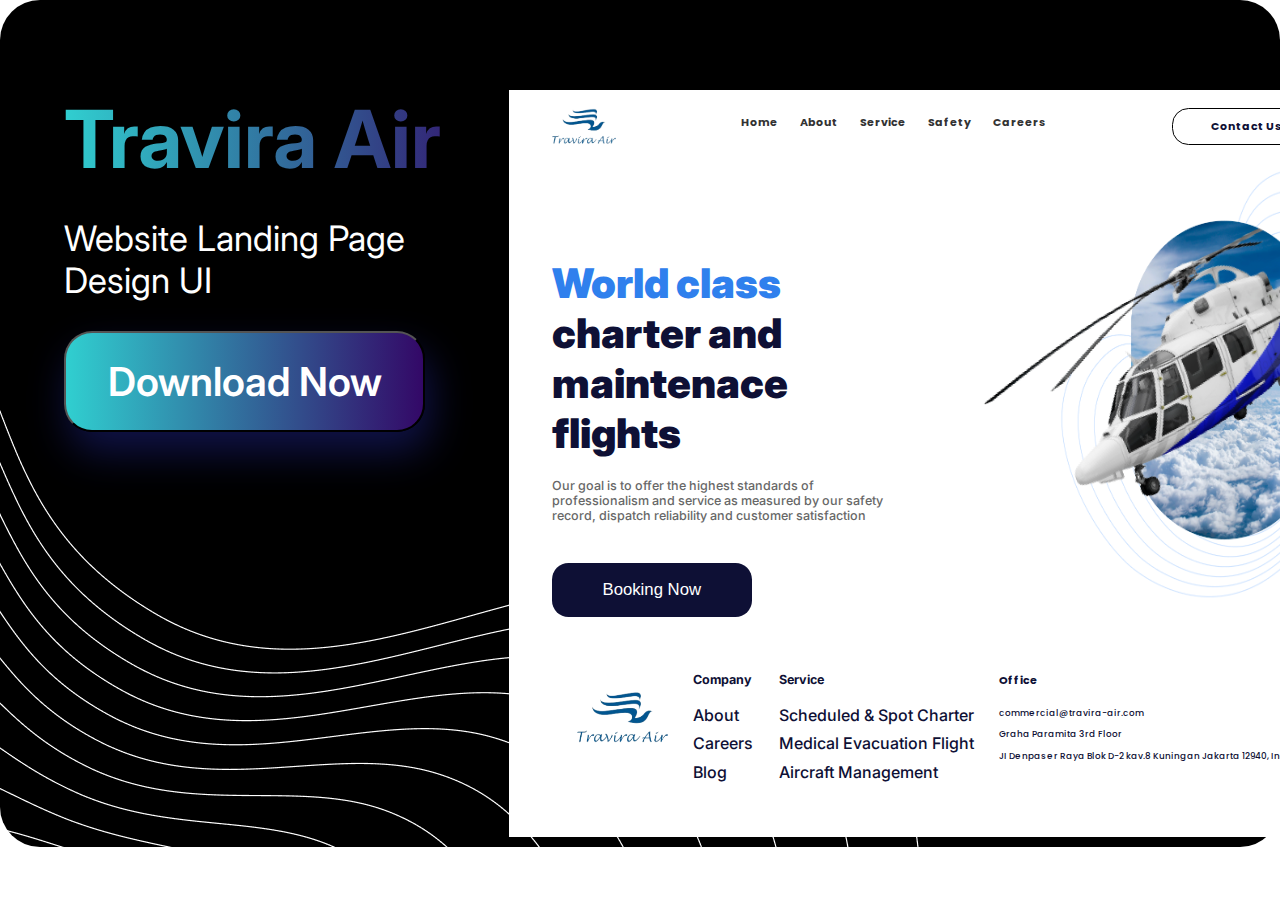
<file: index.html>
<!DOCTYPE html>
<html lang="en">
<head>
    <meta charset="UTF-8">
    <meta name="viewport" content="width=device-width, initial-scale=1.0">
    <link href="https://fonts.googleapis.com/css2?family=Poppins:wght@500&display=swap" rel="stylesheet">
    <link href="https://fonts.googleapis.com/css2?family=Inter:wght@500&display=swap" rel="stylesheet">
    <link href="https://fonts.googleapis.com/css2?family=DM+Sans:opsz,wght@9..40,500&display=swap" rel="stylesheet">
    <link href="https://fonts.googleapis.com/css2?family=Inter:wght@700&display=swap" rel="stylesheet">
    <link rel="icon" href="images/logo (1).png">
    <link rel="stylesheet" href="style.css">
    <title>Cover Page</title>
</head>
<body>
    <div class="main-container">
        <div class="info-text">
            <h1>Travira Air</h1>
            <p>Website Landing Page Design UI</p>
            <button>Download Now</button>
        </div>
        <div class="design">
            <header>
                <img src="images/logo (1).png" alt="Logo" class="logo">
                <nav>
                    <ul>
                        <li>Home</li>
                        <li>
                            <a href="#home">About</a>
                        </li>
                        <li>
                            <a href="#service">Service</a>
                        </li>
                        <li>
                            <a href="#safety">Safety</a>
                        </li>
                        <li>
                            <a href="#fleet">Careers</a>
                        </li>
                    </ul> 
                </nav>
                
                <button>Contact Us</button>
            </header>
            
            <main>
                <div class="info">
                    <h1><b>World class <span class="text-navy">charter and maintenace flights</span></b></h1>
                    <p>Our goal is to offer the highest standards of professionalism and service as measured by our safety record, dispatch reliability and customer satisfaction</p>
                    <button>Booking Now</button>
                </div>
        
                <div class="pic">
                    <img src="images/image.png" alt="Plane">
                </div>
            </main>
            <footer>
                <img src="images/logo (1).png" alt="Logo" class="logo">
                <div class="company">
                    <h3>Company</h3>
                    <nav>
                        <ul>
                            <li>
                                <a href="#home">About</a>
                            </li>
                            <li>
                                <a href="#careers">Careers</a>
                            </li>
                            <li>
                                <a href="#">Blog</a>
                            </li>
                        </ul>
                    </nav>
                </div>
        
                <div class="service">
                    <h3>Service</h3>
                    <ul>
                        <li>Scheduled & Spot Charter</li>
                        <li>Medical Evacuation Flight</li>
                        <li>Aircraft Management</li>
                    </ul>
                </div>
        
                <div class="office">
                    <h3>Office</h3>
                    <ul>
                        <li>commercial@travira-air.com</li>
                        <li>Graha Paramita 3rd Floor</li>
                        <li>JI Denpaser Raya Blok D-2 kav.8 Kuningan Jakarta 12940, Indonesia</li>
                    </ul>
                </div>
            </footer>
        </div>
        <aside class="comment"><h1>Free</h1></aside>
    </div>
</body>
</html>
</file>
<file: style.css>
*{
    padding: 0;
    margin: 0;
    box-sizing: border-box;
    list-style: none;
}
/* body{
    background-color: #000000;
} */
.main-container{
    background-color: #000000;
    width: 100%;
    padding: 7% 0 0 5%;
    padding-bottom: 10px;
    display: flex;
    flex-direction: row;
    background-image: url(images/Group21.png);
    background-repeat: no-repeat;
    background-position: bottom left;
    border-radius: 40px;
}
.info-text h1{
    background: linear-gradient(to right, #30CFD0, #330867);
    -webkit-background-clip: text;
    -webkit-text-fill-color: transparent; 
    -moz-background-clip: text;
    -moz-text-fill-color: transparent;
    font-family: 'Inter', sans-serif;
    font-weight: 700;
    font-size: 80px;
}
.info-text p{
    font-family: 'Inter', sans-serif;
    font-weight: 400;
    font-size: 35px;
    color: #ffffff;
    width: 445px;
    margin: 30px 0;
}
.info-text button{
    background: linear-gradient(to right, #30CFD0, #330867);
    box-shadow: 5px 20px 40px 0 #101349;
    padding: 24px 41px 24px 42px;
    border-radius: 28px;
    font-family: 'Inter', sans-serif;
    font-weight: 600;
    font-size: 40px;
    color: #ffffff;
}
.comment{
    background-image: url(images/Combined\ Shape.png);
    background-repeat: no-repeat;
    background-position: top left;
    margin-left: -70px;
    margin-top: -70px;
    width: 220px;
    height: 120px;
    display: flex;
    align-items: center;
    justify-content: center;
}
.comment h1{
    font-family: 'DM Sans', sans-serif;
    color:#ffffff ;
    font-weight: 500;
    font-size: 47.61px;
}
.design{
    width: 903.51px;
    height: 747.7px;
    background-color: #ffffff;
}
.design header{
    display: flex;
    flex-direction: row;
    justify-content: space-between;
    align-items: center;
    /* height: 7px; */
    padding: 0 5%;
    font-family: 'Poppins', sans-serif;
    font-size: 11px;
    font-weight: 700;
    margin-top: 5px;
    z-index: -1;
}
.logo{
    width: 63.79px;
    height: 63.79px;
}

header nav ul{
    display: flex;
    flex-direction: row;
    gap: 21.99px;
    color: #333333;
}
header nav ul li{
    list-style: none;
    /* font-size: 700; */
}
header nav ul li .home{
    color: #2F80ED;
}

header nav ul li a {
    color: #333333;
    list-style: none;
    text-decoration: none;
}
header button{
    border: 1px solid #000000;
    border-radius: 16.49px;
    color: #0E1035;
    background-color: #ffffff;
    width: 150px;
    padding: 8.8px 21.99px 8.8px 21px;
    font-family: 'Poppins', sans-serif;
    font-weight: 700;
    font-size: 11px;
}
main{
    width: 100%;
    display: flex;
    flex-direction: row;
    padding-left: 5%;
    justify-content: space-between;
    margin-top: 100px;
    /* height: 70vh; */
}
main .pic img{
    height: 550px;
    width: 450px;
    margin-top: -150px;
}
main .info{
    display: flex;
    flex-direction: column;
    gap: 20px;
    width: 405.74px;
    font-family: 'Inter', sans-serif;
    font-weight: 700;
    /* margin-top: 200px; */
}
main .info h1{
    color: #2F80ED;
    font-size: 40.78px;
}
main .info h1 span{
    color: #0E1035;
}
main .info p{
    color: #676767;
    font-weight: 500;
    font-size: 12.55px;
    width: 335.68px;
}
.text-navy{
    color: #0E1035;
}
main .info button{
    background-color: #0E1035;
    margin-top: 20px;
    color: #ffffff;
    width: 200px;
    padding: 16.73px 35.55px 16.73px 35.55px;
    border-radius: 16.49px;
    border: none;
    outline: none;
    font-size: 16.73px;
}
main .pic{
    border-radius: 261.43px;
}
footer{
    display: flex;
    flex-direction: row;
    margin: 10px 5% 0 5%;
    padding-left: 3%;
    justify-content: space-between;
    padding-bottom: 3%;
}
footer a{
    text-decoration: none;
}
footer .logo{
    width: 90.46px;
    height: 90.46px;
}
footer .company, footer .service, footer .office{
    display: flex;
    flex-direction: column;
    gap: 17.59px;
}
footer div h3{
    color: #0E1035;
    font-family: 'Inter', sans-serif;
    font-weight: 700;
    font-size: 12.55px;
}
footer div ul li, footer div li a{
    color: #0E1035;
    font-family: 'Inter', sans-serif;
    font-weight: 500;
    font-size: 16px;
}
ul li{
    display: flex;
    flex-direction: column;
    margin-bottom: 8.37px;
}
.office h3{
    font-family: 'Poppins', sans-serif;
    font-weight: 700;
    font-size: 11px;
}
.office ul li{
    font-family: 'Poppins', sans-serif;
    font-weight: 500;
    font-size: 8.8px;
}
</file>
